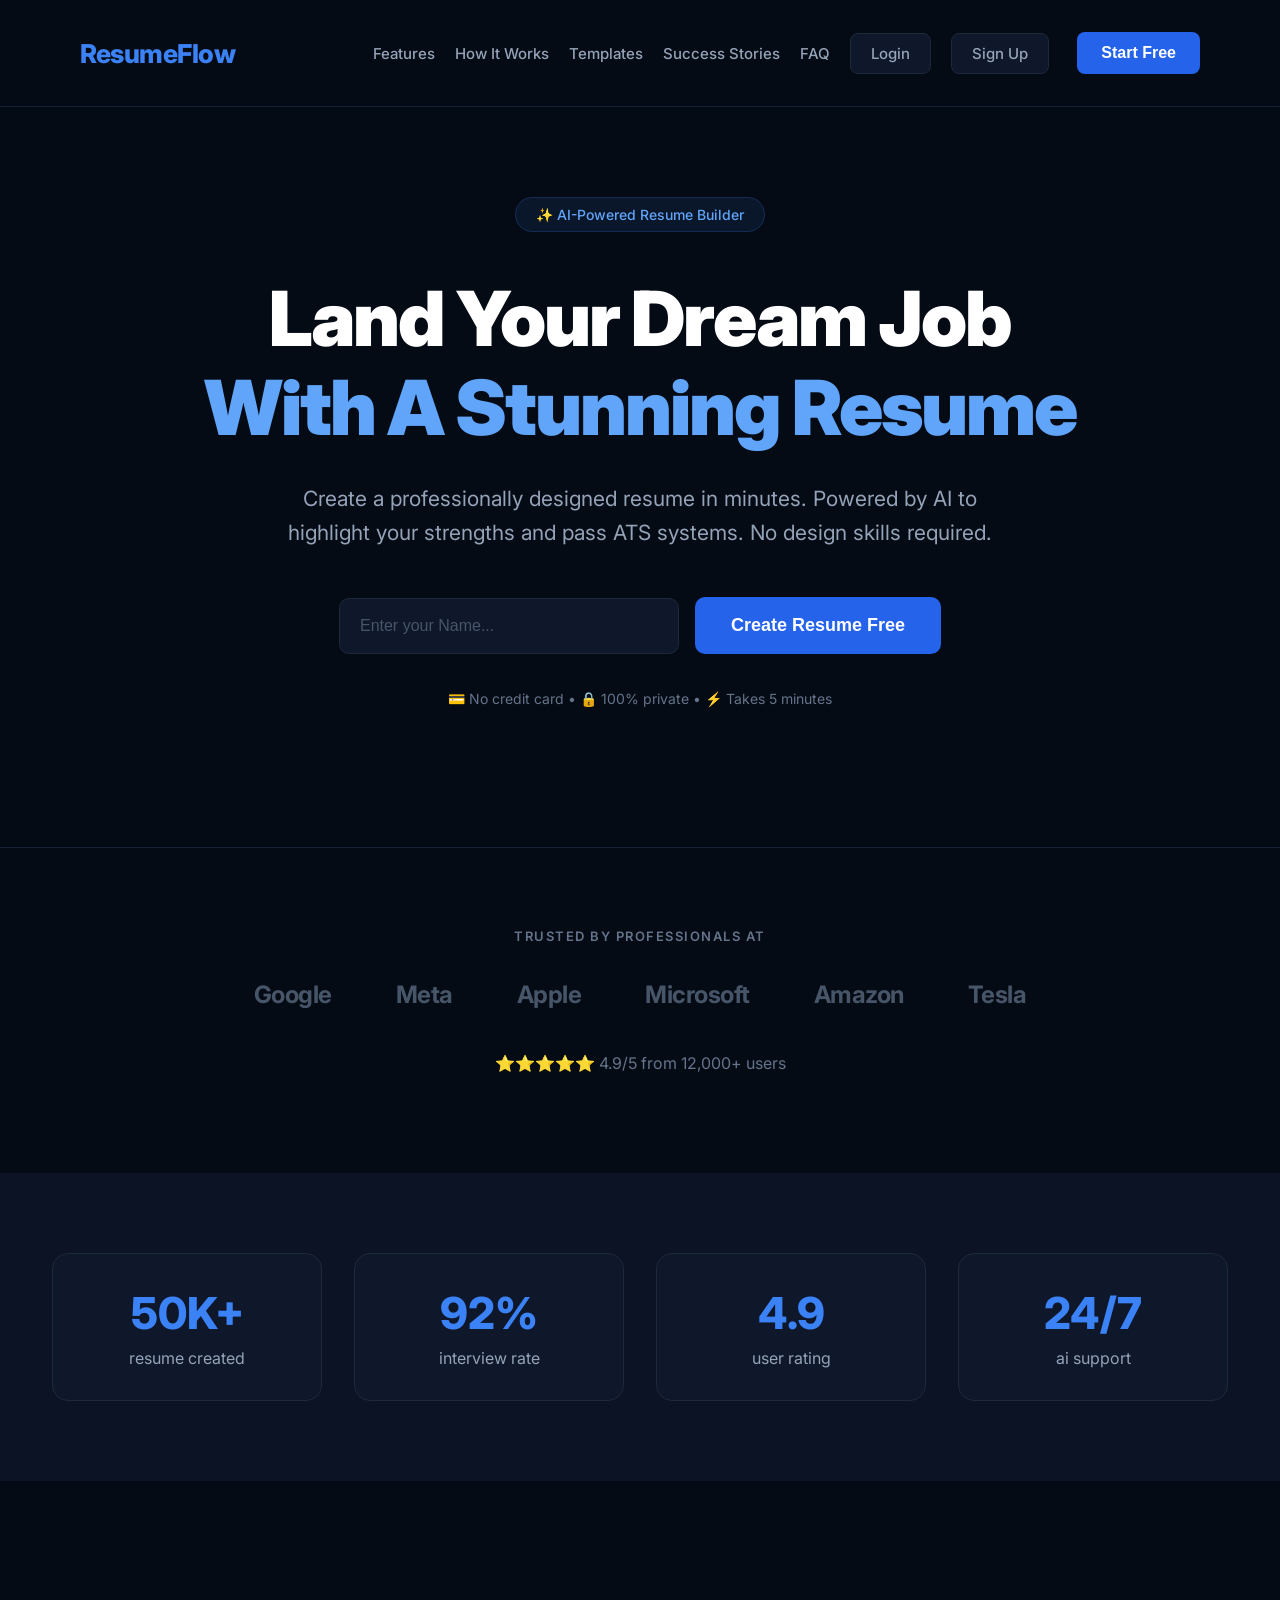
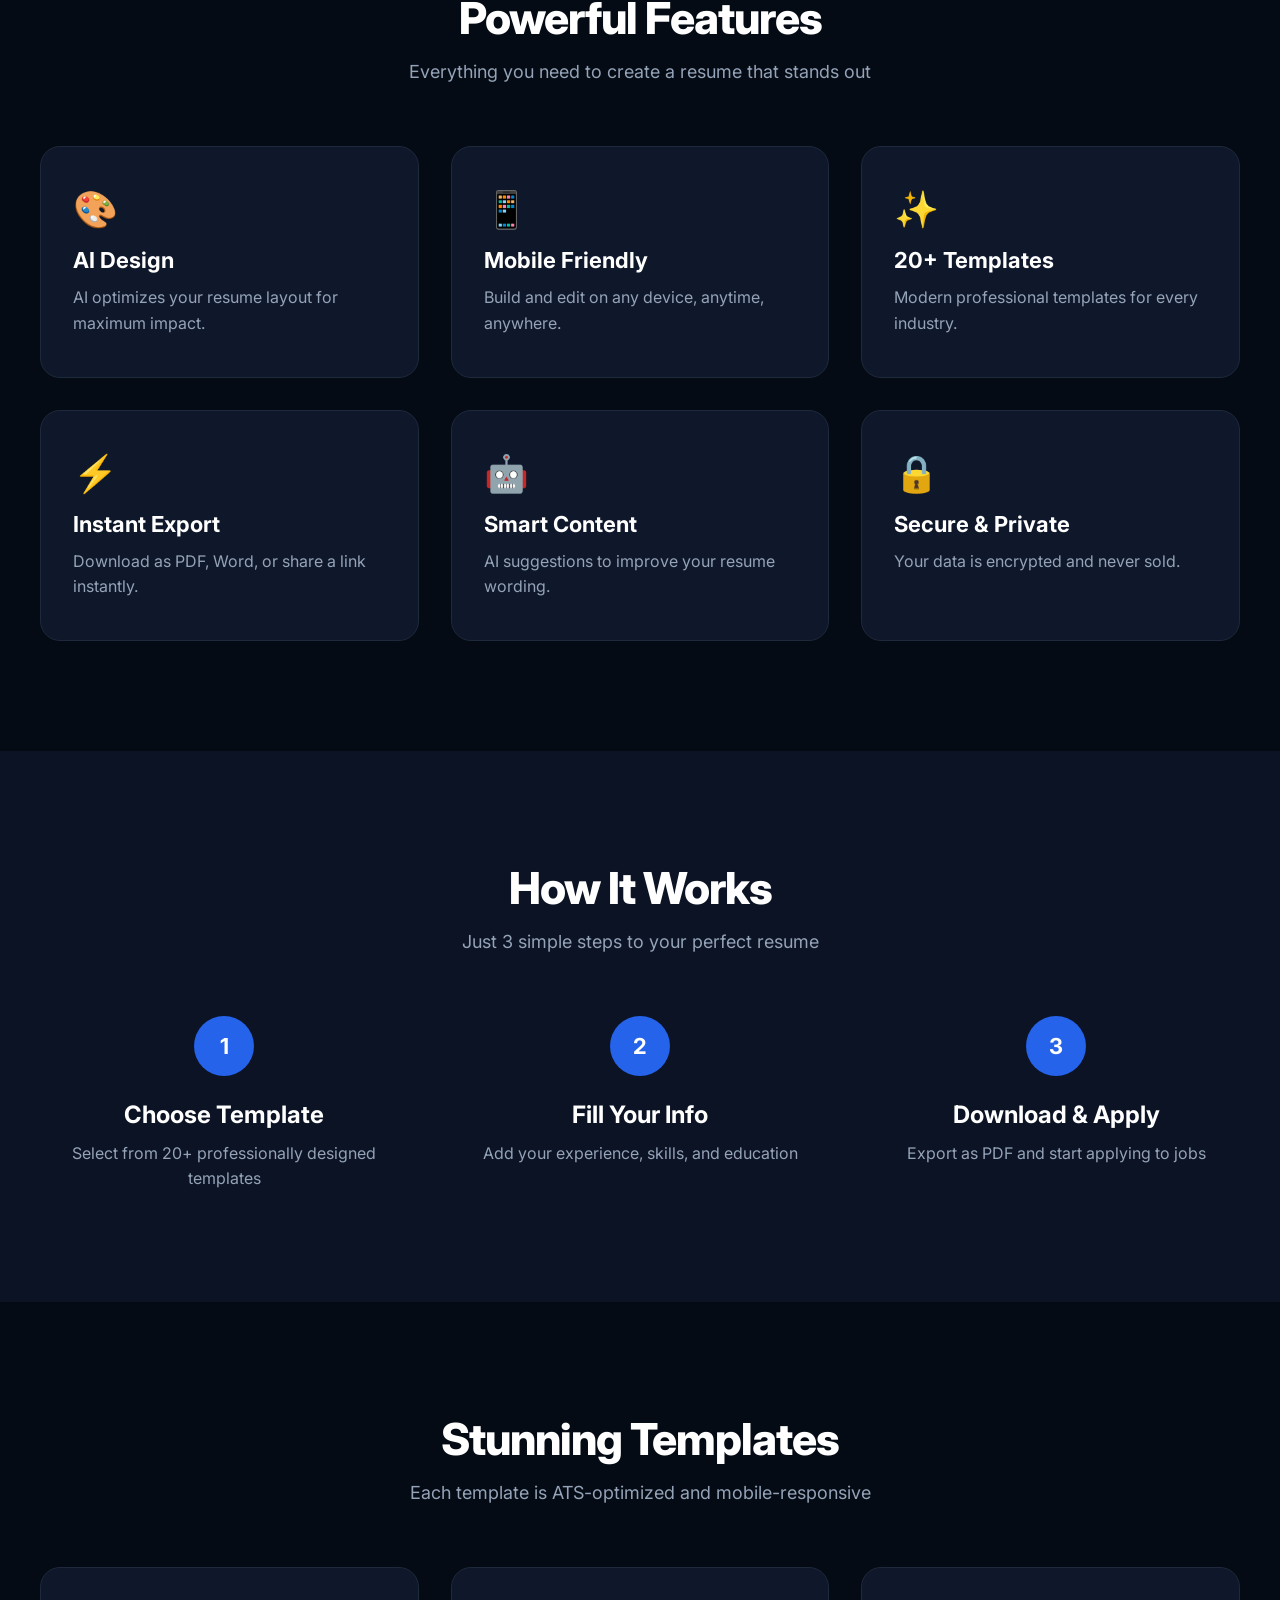
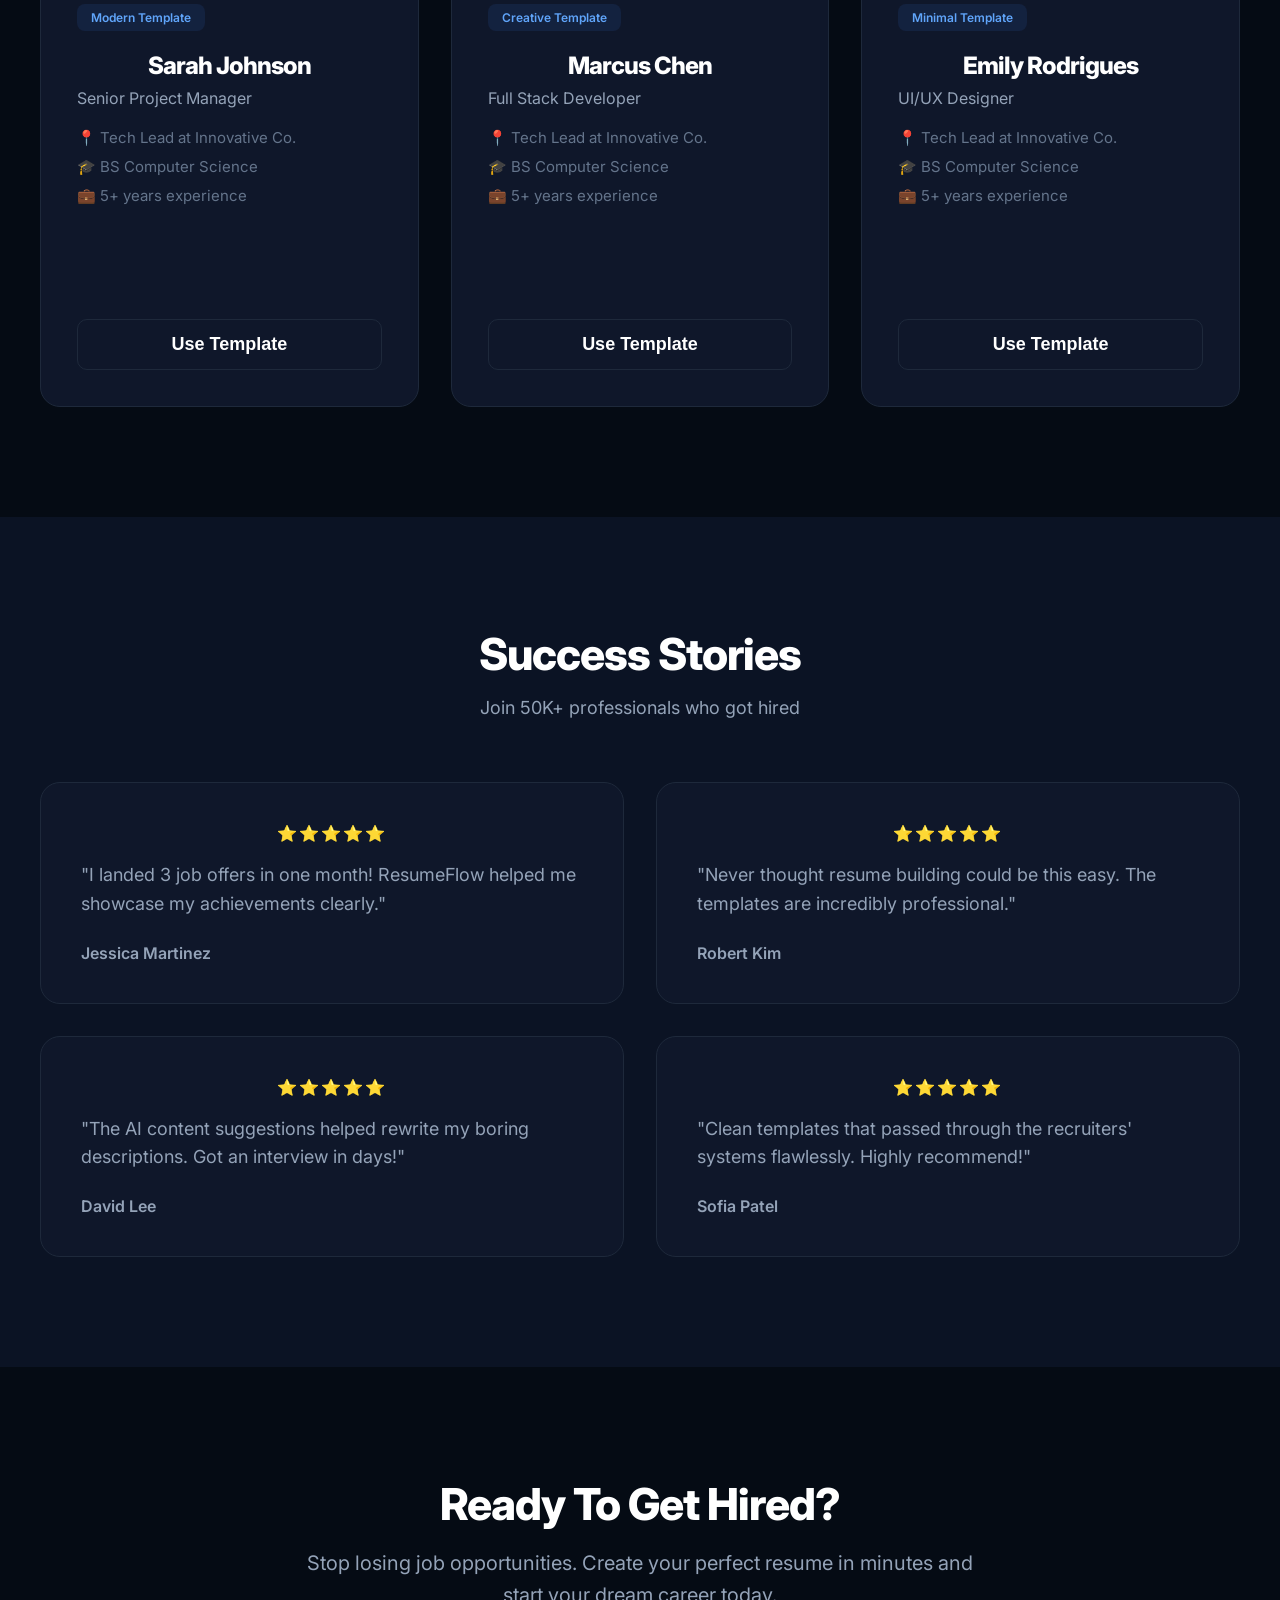
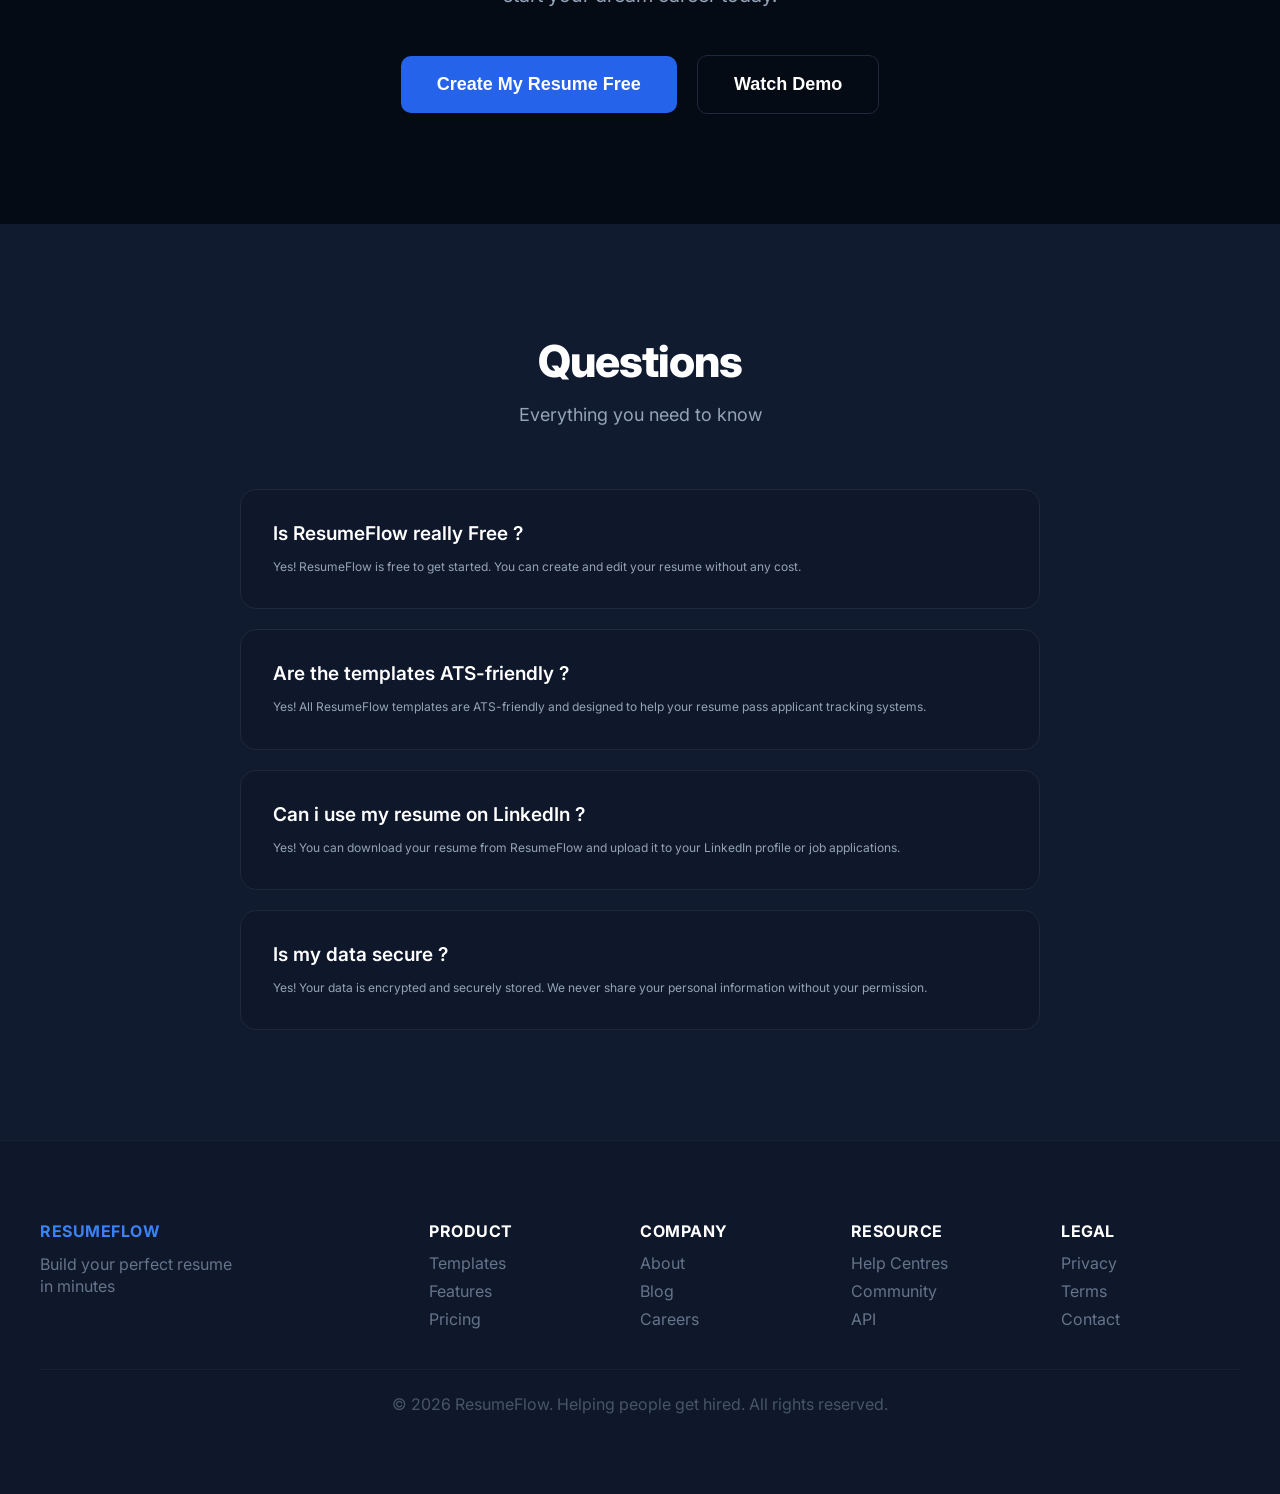
<file: index.html>
<!doctype html>
<html lang="en">

<head>
    <meta charset="UTF-8" />
    <meta name="viewport" content="width=device-width, initial-scale=1.0" />
    <title>ResumeFlow</title>
    <link rel="preconnect" href="https://fonts.googleapis.com" />
    <link rel="preconnect" href="https://fonts.gstatic.com" crossorigin />
    <link href="https://fonts.googleapis.com/css2?family=Inter:wght@400;500;600;700;800;900&display=swap"
        rel="stylesheet" />
    <link rel="stylesheet" href="style.css" />
</head>

<body>

    <header>
        <nav class="nav-bar">
            <h2 class="logo">ResumeFlow</h2>
            <div class="nav-links">
                <a href="#">Features</a>
                <a href="#">How It Works</a>
                <a href="#">Templates</a>
                <a href="#">Success Stories</a>
                <a href="#">FAQ</a>

                <a href="login/login.html" class="auth-link">Login</a>
                <a href="signup/signup.html" class="auth-link">Sign Up</a>

                <button type="button">Start Free</button>
            </div>
        </nav>
    </header>

    <main>
        <section class="hero">
            <div class="about">
                <span class="badge">✨ AI-Powered Resume Builder</span>
            </div>

            <article class="heading">
                <h1>Land Your Dream Job <span class="highlight-blue">With A Stunning Resume</span></h1>
                <p>Create a professionally designed resume in minutes. Powered by AI to highlight your strengths and
                    pass ATS systems. No design skills required.</p>
            </article>

            <section class="form">
                <input type="text" placeholder="Enter your Name..." aria-label="Enter your Name" />
                <button type="button">Create Resume Free</button>
            </section>

            <article class="crux">
                <p>💳 No credit card • 🔒 100% private • ⚡ Takes 5 minutes</p>
            </article>

            <section class="apps">
                <h2 class="trusted-by">trusted by professionals at</h2>
                <div class="company-row">
                    <span>Google</span>
                    <span>Meta</span>
                    <span>Apple</span>
                    <span>Microsoft</span>
                    <span>Amazon</span>
                    <span>Tesla</span>
                </div>
                <p class="rating-text">⭐⭐⭐⭐⭐ 4.9/5 from 12,000+ users</p>
            </section>
        </section>

        <section class="highlight">
            <article class="highlight-info">
                <strong>50K+</strong>
                <p>resume created</p>
            </article>
            <article class="highlight-info">
                <strong>92%</strong>
                <p>interview rate</p>
            </article>
            <article class="highlight-info">
                <strong>4.9</strong>
                <p>user rating</p>
            </article>
            <article class="highlight-info">
                <strong>24/7</strong>
                <p>ai support</p>
            </article>
        </section>

        <section class="features">
            <h2>powerful features</h2>
            <p class="section-desc">Everything you need to create a resume that stands out</p>

            <div class="features-list">
                <article class="features-card">
                    <span class="icon">🎨</span>
                    <h3>AI Design</h3>
                    <p>AI optimizes your resume layout for maximum impact.</p>
                </article>
                <article class="features-card">
                    <span class="icon">📱</span>
                    <h3>Mobile Friendly</h3>
                    <p>Build and edit on any device, anytime, anywhere.</p>
                </article>
                <article class="features-card">
                    <span class="icon">✨</span>
                    <h3>20+ Templates</h3>
                    <p>Modern professional templates for every industry.</p>
                </article>
                <article class="features-card">
                    <span class="icon">⚡</span>
                    <h3>Instant Export</h3>
                    <p>Download as PDF, Word, or share a link instantly.</p>
                </article>
                <article class="features-card">
                    <span class="icon">🤖</span>
                    <h3>Smart Content</h3>
                    <p>AI suggestions to improve your resume wording.</p>
                </article>
                <article class="features-card">
                    <span class="icon">🔒</span>
                    <h3>Secure & Private</h3>
                    <p>Your data is encrypted and never sold.</p>
                </article>
            </div>
        </section>

        <section class="working">
            <h2 class="section-title">How it Works</h2>
            <p class="working-subtitle">Just 3 simple steps to your perfect resume</p>

            <div class="working-steps">
                <article class="step">
                    <div class="circle">1</div>
                    <h3>Choose Template</h3>
                    <p>Select from 20+ professionally designed templates</p>
                </article>
                <article class="step">
                    <div class="circle">2</div>
                    <h3>Fill Your Info</h3>
                    <p>Add your experience, skills, and education</p>
                </article>
                <article class="step">
                    <div class="circle">3</div>
                    <h3>Download & Apply</h3>
                    <p>Export as PDF and start applying to jobs</p>
                </article>
            </div>
        </section>

        <section class="templates">
            <h2>stunning templates</h2>
            <p class="section-desc">Each template is ATS-optimized and mobile-responsive</p>

            <div class="template-cards">
                <article class="card">
                    <section class="details">
                        <span>Modern Template</span>
                        <h2>Sarah Johnson</h2>
                        <h3>Senior Project Manager</h3>
                        <h4>📍 Tech Lead at Innovative Co.</h4>
                        <h4>🎓 BS Computer Science</h4>
                        <h4>💼 5+ years experience</h4>
                    </section>
                    <div class="btn">
                        <button type="button">Use Template</button>
                    </div>
                </article>

                <article class="card">
                    <section class="details">
                        <span>Creative Template</span>
                        <h2>Marcus Chen</h2>
                        <h3>Full Stack Developer</h3>
                        <h4>📍 Tech Lead at Innovative Co.</h4>
                        <h4>🎓 BS Computer Science</h4>
                        <h4>💼 5+ years experience</h4>
                    </section>
                    <div class="btn">
                        <button type="button">Use Template</button>
                    </div>
                </article>

                <article class="card">
                    <section class="details">
                        <span>Minimal Template</span>
                        <h2>Emily Rodrigues</h2>
                        <h3>UI/UX Designer</h3>
                        <h4>📍 Tech Lead at Innovative Co.</h4>
                        <h4>🎓 BS Computer Science</h4>
                        <h4>💼 5+ years experience</h4>
                    </section>
                    <div class="btn">
                        <button type="button">Use Template</button>
                    </div>
                </article>
            </div>
        </section>

        <section class="success-story">
            <h2>Success Stories</h2>
            <p class="section-desc">Join 50K+ professionals who got hired</p>

            <div class="stories">
                <article class="story">
                    <h2>⭐⭐⭐⭐⭐</h2>
                    <p>"I landed 3 job offers in one month! ResumeFlow helped me showcase my achievements clearly."</p>
                    <h3>Jessica Martinez</h3>
                </article>
                <article class="story">
                    <h2>⭐⭐⭐⭐⭐</h2>
                    <p>"Never thought resume building could be this easy. The templates are incredibly professional."
                    </p>
                    <h3>Robert Kim</h3>
                </article>
                <article class="story">
                    <h2>⭐⭐⭐⭐⭐</h2>
                    <p>"The AI content suggestions helped rewrite my boring descriptions. Got an interview in days!"</p>
                    <h3>David Lee</h3>
                </article>
                <article class="story">
                    <h2>⭐⭐⭐⭐⭐</h2>
                    <p>"Clean templates that passed through the recruiters' systems flawlessly. Highly recommend!"</p>
                    <h3>Sofia Patel</h3>
                </article>
            </div>
        </section>

        <section class="hiring">
            <h2>Ready to Get Hired?</h2>
            <p>Stop losing job opportunities. Create your perfect resume in minutes and start your dream career today.
            </p>
            <div class="cta-block">
                <button type="button" class="resume-btn">Create My Resume Free</button>
                <button type="button" class="demo-btn">Watch Demo</button>
            </div>
        </section>

        <section class="questions-section">
            <h2>Questions</h2>
            <p class="section-desc">Everything you need to know</p>

            <div class="faq-container">
                <article class="faq-card">
                    <h3>Is ResumeFlow really Free ?</h3>
                    <p class="faq-answer">Yes! ResumeFlow is free to get started. You can create and edit your resume
                        without any cost.</p>
                </article>

                <article class="faq-card">
                    <h3>Are the templates ATS-friendly ?</h3>
                    <p class="faq-answer">Yes! All ResumeFlow templates are ATS-friendly and designed to help your
                        resume pass applicant tracking systems.</p>
                </article>

                <article class="faq-card">
                    <h3>Can i use my resume on LinkedIn ?</h3>
                    <p class="faq-answer">Yes! You can download your resume from ResumeFlow and upload it to your
                        LinkedIn profile or job applications.</p>
                </article>

                <article class="faq-card">
                    <h3>Is my data secure ?</h3>
                    <p class="faq-answer">Yes! Your data is encrypted and securely stored. We never share your personal
                        information without your permission.</p>
                </article>
            </div>
        </section>
    </main>

    <footer class="footer-container">
        <div class="footer-top">
            <section class="footer-table style-brand">
                <h2 class="logo">ResumeFlow</h2>
                <p>Build your perfect resume <br> in minutes</p>
            </section>
            <nav class="footer-table">
                <h2>Product</h2>
                <p><a href="#">Templates</a></p>
                <p><a href="#">Features</a></p>
                <p><a href="#">Pricing</a></p>
            </nav>
            <nav class="footer-table">
                <h2>Company</h2>
                <p><a href="#">About</a></p>
                <p><a href="#">Blog</a></p>
                <p><a href="#">Careers</a></p>
            </nav>
            <nav class="footer-table">
                <h2>Resource</h2>
                <p><a href="#">Help Centres</a></p>
                <p><a href="#">Community</a></p>
                <p><a href="#">API</a></p>
            </nav>
            <nav class="footer-table">
                <h2>Legal</h2>
                <p><a href="#">Privacy</a></p>
                <p><a href="#">Terms</a></p>
                <p><a href="#">Contact</a></p>
            </nav>
        </div>
        <div class="footer-bottom">
            <p>© <span>2026</span> ResumeFlow. Helping people get hired. All rights reserved.</p>
        </div>
    </footer>

</body>

</html>
</file>
<file: style.css>
/* Global Styles */
* {
  margin: 0;
  padding: 0;
  box-sizing: border-box;
}

html {
  scroll-behavior: smooth;
}

body {
  font-family: "Inter", sans-serif;
  background: #050b14;
  overflow-x: hidden;
  width: 100%;
}

/* Header & Navigation */
header {
  border-bottom: 1px solid #162235;
  width: 100%;
}

.nav-bar {
  display: flex;
  justify-content: space-between;
  align-items: center;
  padding: 32px 80px;
  max-width: 1400px;
  margin: 0 auto;
}

.logo {
  font-size: 26px;
  font-weight: 800;
  color: #3b82f6;
  white-space: nowrap;
  letter-spacing: -0.5px;
}

.nav-links {
  display: flex;
  align-items: center;
  gap: 20px;
}

.nav-links a {
  text-decoration: none;
  color: #94a3b8;
  font-size: 15px;
  font-weight: 500;
  transition: 0.2s ease;
}

.nav-links a:hover {
  color: #ffffff;
}

/* Login & Sign Up Button Styling */
.btn-login,
.btn-signup {
  padding: 10px 20px;
  border: 1px solid #1e293b;
  border-radius: 8px;
  color: #ffffff !important;
  font-weight: 600 !important;
  background: transparent;
  transition: 0.3s ease !important;
}

.btn-login:hover {
  background: #334155;
  box-shadow: 0 4px 15px rgba(0, 0, 0, 0.2);
}

.btn-signup:hover {
  background: #334155;
  box-shadow: 0 4px 15px rgba(0, 0, 0, 0.2);
}

.nav-links button {
  padding: 12px 24px;
  border: none;
  border-radius: 8px;
  font-size: 16px;
  font-weight: 600;
  cursor: pointer;
  color: #ffffff;
  background: #2563eb;
  transition: 0.3s ease;
  margin-left: 8px; /* Adds a little separation from the auth buttons */
}

.nav-links button:hover {
  background: linear-gradient(90deg, #1d4ed8, #3b82f6);
  box-shadow: 0 4px 15px rgba(59, 130, 246, 0.3);
  transform: translateY(-2px);
}

/* Hero Section */
.hero {
  width: 100%;
  max-width: 1300px;
  margin: 0 auto;
}

.about {
  text-align: center;
  padding-top: 90px;
}

.badge {
  display: inline-block;
  background: rgba(59, 130, 246, 0.1);
  color: #60a5fa;
  padding: 8px 20px;
  border: 1px solid rgba(59, 130, 246, 0.2);
  border-radius: 24px;
  font-size: 14px;
  font-weight: 500;
  transition: 0.3s ease;
}

.heading {
  text-align: center;
  max-width: 950px;
  margin: 44px auto 0;
}

.heading h1 {
  color: #ffffff;
  font-size: 76px;
  font-weight: 900;
  line-height: 1.12;
  letter-spacing: -2px;
}

.heading .highlight-blue {
  display: block;
  color: #60a5fa;
  margin-top: 4px;
}

.heading p {
  color: #94a3b8;
  font-size: 21px;
  line-height: 1.6;
  max-width: 760px;
  margin: 32px auto 0;
}

.form {
  display: flex;
  justify-content: center;
  align-items: center;
  gap: 16px;
  margin-top: 48px;
}

.form input {
  width: 340px;
  padding: 18px 20px;
  border-radius: 10px;
  background: #0f172a;
  color: #ffffff;
  border: 1px solid #1e293b;
  outline: none;
  font-size: 16px;
}

.form input:focus {
  border-color: #3b82f6;
}

.form input::placeholder {
  color: #475569;
}

.form button {
  padding: 18px 36px;
  border: none;
  border-radius: 10px;
  background: #2563eb;
  color: #ffffff;
  font-size: 18px;
  font-weight: 600;
  cursor: pointer;
  transition: 0.3s ease;
}

.form button:hover {
  background: linear-gradient(90deg, #1d4ed8, #3b82f6);
  box-shadow: 0 4px 15px rgba(59, 130, 246, 0.3);
  transform: translateY(-2px);
}

.crux {
  text-align: center;
  color: #64748b;
  font-size: 14px;
  margin: 36px 0 0px;
  padding-bottom: 140px;
}

/* Trusted By Section */
.apps {
  border-top: 1px solid #162235;
  text-align: center;
  padding: 80px 20px 100px;
  width: 100%;
}

.trusted-by {
  color: #64748b;
  text-transform: uppercase;
  font-size: 13px;
  font-weight: 600;
  letter-spacing: 1.5px;
  margin-bottom: 36px;
}

.company-row {
  display: flex;
  justify-content: center;
  align-items: center;
  gap: 64px;
  flex-wrap: wrap;
}

.company-row span {
  color: #475569;
  font-size: 24px;
  font-weight: 700;
  letter-spacing: -0.5px;
}

.rating-text {
  font-size: 16px;
  color: #64748b;
  margin-top: 44px;
}

/* Highlight Stats Section */
.highlight {
  display: flex;
  justify-content: center;
  align-items: center;
  flex-wrap: wrap;
  gap: 32px;
  padding: 80px 40px;
  background: #0b1324;
  width: 100%;
}

.highlight-info {
  width: 270px;
  border: 1px solid #1e293b;
  border-radius: 16px;
  text-align: center;
  padding: 32px 24px;
  background: #0f172a;
}

.highlight-info strong {
  display: block;
  font-size: 44px;
  color: #3b82f6;
  font-weight: 800;
  margin-bottom: 8px;
}

.highlight-info p {
  color: #94a3b8;
  font-size: 16px;
}

/* Common Titles & Text */
.features h2,
.section-title,
.templates h2,
.success-story h2,
.questions-section h2,
.hiring h2 {
  font-size: 44px;
  margin-bottom: 16px;
  color: #ffffff;
  font-weight: 800;
  letter-spacing: -1px;
  text-align: center;
  text-transform: capitalize;
}

.section-desc,
.working-subtitle {
  color: #94a3b8;
  font-size: 18px;
  text-align: center;
  margin: 0 auto;
}

/* Features Section */
.features {
  background: #050b14;
  padding: 110px 40px;
  text-align: center;
  width: 100%;
}

.features-list {
  display: grid;
  grid-template-columns: repeat(3, 1fr);
  gap: 32px;
  margin-top: 64px;
  max-width: 1200px;
  margin-left: auto;
  margin-right: auto;
}

.features-card {
  width: 100%;
  border: 1px solid #1e293b;
  padding: 40px 32px;
  border-radius: 20px;
  background: #0f172a;
  text-align: left;
  transition: all 0.3s ease;
}

.features-card:hover {
  border-color: #3b82f6;
  box-shadow: 0 10px 30px -10px rgba(59, 130, 246, 0.4);
  transform: translateY(-4px);
}

.features-card h3 {
  margin: 16px 0 12px;
  color: #ffffff;
  font-size: 22px;
}

.features-card p {
  font-size: 16px;
  line-height: 1.6;
  color: #94a3b8;
}

.icon {
  font-size: 36px;
}

/* Working Process Section */
.working {
  text-align: center;
  padding: 110px 40px;
  background: #0b1324;
  width: 100%;
}

.working-subtitle {
  margin-bottom: 64px;
}

.working-steps {
  display: grid;
  grid-template-columns: repeat(3, 1fr);
  gap: 48px;
  max-width: 1200px;
  margin: 0 auto;
}

.step {
  text-align: center;
}

.circle {
  width: 60px;
  height: 60px;
  border-radius: 50%;
  color: #ffffff;
  font-size: 22px;
  font-weight: 700;
  display: flex;
  justify-content: center;
  align-items: center;
  margin: 0 auto 24px;
  background: #2563eb;
}

.step h3 {
  color: #ffffff;
  font-size: 24px;
  margin-bottom: 12px;
}

.step p {
  color: #94a3b8;
  font-size: 16px;
  line-height: 1.6;
}

/* Templates Section */
.templates {
  background: #050b14;
  padding: 110px 40px;
  width: 100%;
}

.template-cards {
  display: grid;
  grid-template-columns: repeat(3, 1fr);
  gap: 32px;
  max-width: 1200px;
  margin: 64px auto 0;
}

.card {
  width: 100%;
  border: 1px solid #1e293b;
  border-radius: 20px;
  padding: 36px;
  background: #0f172a;
  display: flex;
  flex-direction: column;
  justify-content: space-between;
  min-height: 440px;
  transition: all 0.3s ease;
}

.card:hover {
  border-color: #3b82f6;
  box-shadow: 0 10px 30px -10px rgba(59, 130, 246, 0.4);
  transform: translateY(-4px);
}

.details span {
  display: inline-block;
  font-size: 12px;
  font-weight: 600;
  padding: 6px 14px;
  color: #60a5fa;
  background: rgba(59, 130, 246, 0.1);
  border-radius: 8px;
  margin-bottom: 20px;
  transition: all 0.3s ease;
}

.card:hover .details span {
  color: #60a5fa;
  background: rgba(59, 130, 246, 0.2);
}

.details h2 {
  color: #ffffff;
  margin-bottom: 8px;
  font-size: 24px;
}

.details h3 {
  margin-bottom: 20px;
  color: #94a3b8;
  font-size: 16px;
  font-weight: 400;
}

.details h4 {
  margin-bottom: 10px;
  font-size: 15px;
  color: #64748b;
  font-weight: 400;
}

.btn {
  margin-top: 32px;
}

.btn button {
  width: 100%;
  padding: 14px;
  border: 1px solid #1e293b;
  border-radius: 10px;
  background: transparent;
  color: #ffffff;
  cursor: pointer;
  font-size: 18px;
  font-weight: 600;
  transition: 0.3s ease;
}

.btn button:hover {
  background: #1e293b;
}

.card:hover .btn button {
  border-color: #3b82f6;
  color: #3b82f6;
}

.card:hover .btn button:hover {
  background: rgba(59, 130, 246, 0.1);
}

/* Success Stories Section */
.success-story {
  background: #0b1324;
  padding: 110px 40px;
  width: 100%;
}

.stories {
  display: grid;
  grid-template-columns: repeat(2, 1fr);
  gap: 32px;
  max-width: 1200px;
  margin: 64px auto 0;
}

.story {
  width: 100%;
  padding: 40px;
  border: 1px solid #1e293b;
  border-radius: 20px;
  background: #0f172a;
  transition: all 0.3s ease;
}

.story:hover {
  border-color: #3b82f6;
  box-shadow: 0 10px 30px -10px rgba(59, 130, 246, 0.4);
  transform: translateY(-4px);
}

.story h2 {
  margin-bottom: 18px;
  font-size: 16px;
  letter-spacing: 2px;
}

.story p {
  color: #94a3b8;
  font-size: 18px;
  line-height: 1.6;
  margin-bottom: 24px;
  text-align: left;
}

.story h3 {
  color: #94a3b8;
  font-size: 16px;
  font-weight: 600;
}

/* Hiring CTA Section */
.hiring {
  background: #050b14;
  padding: 110px 40px;
  text-align: center;
  width: 100%;
}

.hiring p {
  color: #94a3b8;
  font-size: 20px;
  max-width: 700px;
  margin: 0 auto 44px;
  line-height: 1.6;
}

.cta-block {
  display: flex;
  justify-content: center;
  align-items: center;
  gap: 20px;
}

.resume-btn {
  padding: 18px 36px;
  border: none;
  border-radius: 10px;
  background: #2563eb;
  color: #ffffff;
  cursor: pointer;
  font-size: 18px;
  font-weight: 600;
  transition: 0.3s ease;
}

.resume-btn:hover {
  background: linear-gradient(90deg, #1d4ed8, #3b82f6);
  box-shadow: 0 4px 15px rgba(59, 130, 246, 0.3);
  transform: translateY(-2px);
}

.demo-btn {
  padding: 18px 36px;
  border: 1px solid #1e293b;
  border-radius: 10px;
  background: transparent;
  color: #ffffff;
  cursor: pointer;
  font-size: 18px;
  font-weight: 600;
  transition: 0.3s ease;
}

.demo-btn:hover {
  background: transparent;
  border-color: #3b82f6;
  color: #3b82f6;
  box-shadow: 0 0 10px rgba(59, 130, 246, 0.1);
}

/* FAQ Section */
.questions-section {
  background: #111b30;
  padding: 110px 40px;
  text-align: center;
  width: 100%;
}

.faq-container {
  display: flex;
  flex-direction: column;
  gap: 20px;
  max-width: 800px;
  margin: 64px auto 0;
}

.faq-card {
  width: 100%;
  background: #0f172a;
  border: 1px solid #1e293b;
  border-radius: 16px;
  padding: 32px;
  text-align: left;
  cursor: pointer;
  transition:
    transform 0.3s ease,
    border-color 0.3s ease,
    box-shadow 0.3s ease;
}

.faq-card:hover {
  border-color: #3b82f6;
  box-shadow: 0 10px 30px -10px rgba(59, 130, 246, 0.4);
  transform: translateY(-4px);
}

.faq-card h3 {
  color: #ffffff;
  font-size: 19px;
  font-weight: 600;
  margin-bottom: 12px;
}

.faq-answer {
  color: #94a3b8;
  font-size: 12px;
  line-height: 1.6;
}

/* Footer */
.footer-container {
  padding: 80px 40px;
  background: #0f172a;
  border-top: 1px solid #162235;
  width: 100%;
}

.footer-top {
  display: grid;
  grid-template-columns: 2fr repeat(4, 1fr);
  gap: 32px;
  max-width: 1200px;
  margin: 0 auto;
  padding-bottom: 40px;
  border-bottom: 1px solid #162235;
}

.style-brand h2 {
  color: #3b82f6 !important;
  font-size: 18px;
  font-weight: 800;
}

.style-brand p {
  color: #64748b !important;
  margin-top: 8px;
  font-size: 16px;
  line-height: 1.4;
}

.footer-table h2 {
  margin-bottom: 12px;
  color: #ffffff;
  font-size: 16px;
  font-weight: 700;
  text-transform: uppercase;
  letter-spacing: 0.5px;
}

.footer-table p {
  margin-top: 8px;
}

.footer-table a {
  color: #64748b;
  font-size: 16px;
  text-decoration: none;
  transition: color 0.2s ease;
}

.footer-table a:hover {
  color: #3b82f6;
}

.footer-bottom {
  text-align: center;
  padding-top: 24px;
  color: #475569;
  font-size: 16px;
}

/* --- Responsive Media Queries --- */
@media screen and (max-width: 1024px) {
  .nav-bar {
    padding: 24px 40px;
  }

  .nav-links {
    gap: 16px;
  }

  .heading h1 {
    font-size: 56px;
  }

  .features-list,
  .template-cards,
  .working-steps {
    grid-template-columns: repeat(2, 1fr);
  }

  .footer-top {
    grid-template-columns: repeat(2, 1fr);
  }
}

@media screen and (max-width: 768px) {
  .nav-bar {
    flex-direction: column;
    gap: 20px;
    padding: 24px;
  }

  .nav-links {
    gap: 12px;
    flex-wrap: wrap;
    justify-content: center;
    width: 100%;
  }

  /* Make auth links act as block buttons on mobile */

  .btn-login,
  .btn-signup,
  .nav-links button {
    width: 100%;

    text-align: center;

    display: block;

    margin-left: 0;
  }

  .heading h1 {
    font-size: 38px;
  }

  .heading p {
    font-size: 18px;

    padding: 0 15px;
  }

  .form {
    flex-direction: column;

    width: 100%;

    padding: 0 20px;
  }

  .form input,
  .form button {
    width: 100%;

    max-width: 100%;
  }

  .features-list,
  .working-steps,
  .template-cards,
  .stories,
  .footer-top {
    grid-template-columns: 1fr;
  }

  .cta-block {
    flex-direction: column;

    width: 100%;

    padding: 0 20px;
  }

  .resume-btn,
  .demo-btn {
    width: 100%;
  }
}

/* anchor tag to button */
.auth-link {
  display: inline-block;
  padding: 10px 20px;
  border: 1px solid #1e293b;
  border-radius: 8px;
  background: #0f172a;
  color: #94a3b8;
  font-size: 16px;
  font-weight: 600;
  text-decoration: none;
  text-align: center;
  cursor: pointer;
  transition: all 0.3s ease;
}

.auth-link:hover {
  border-color: #3b82f6;
  color: #ffffff;
  background: #1e293b;
  transform: translateY(-2px);
}
</file>
